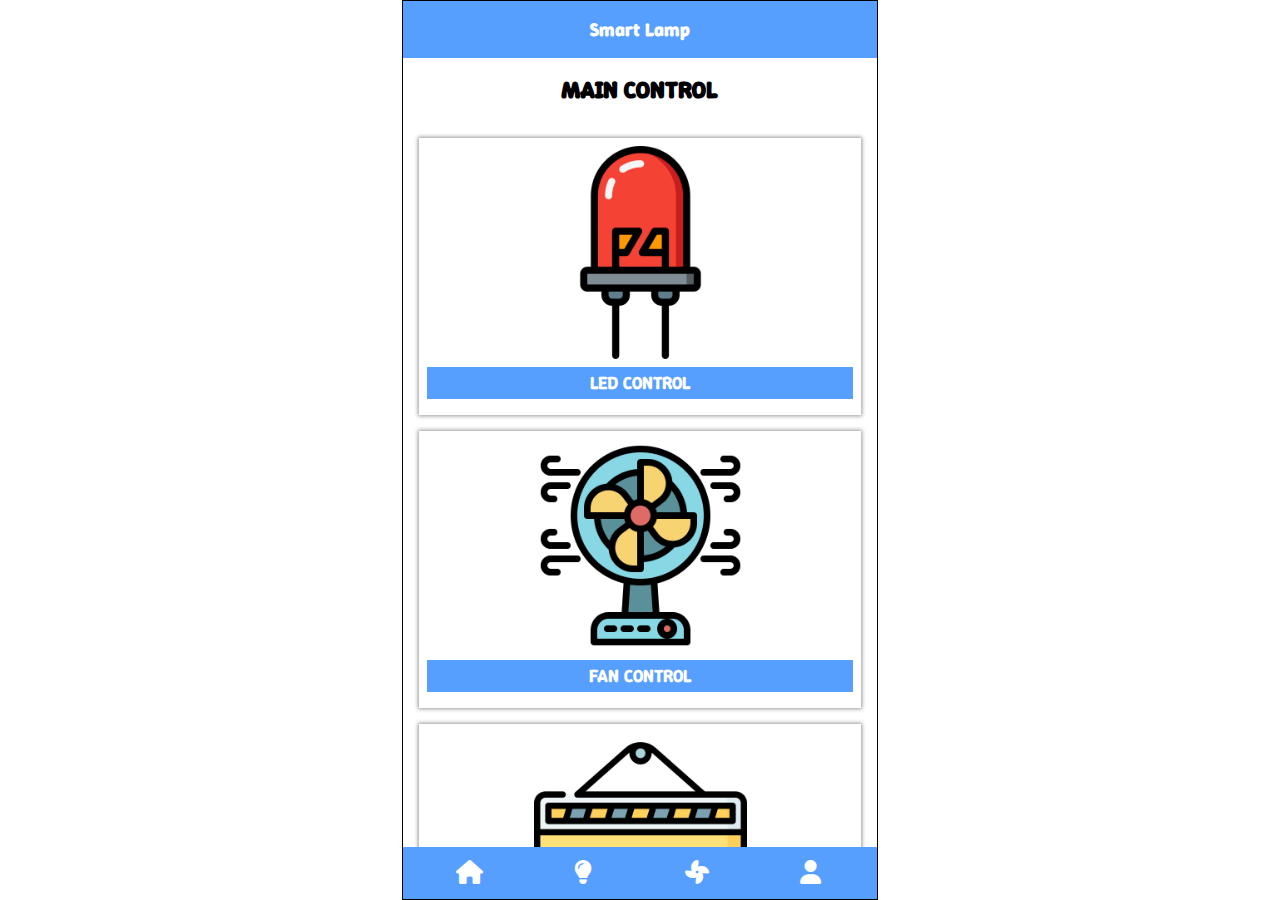
<file: index.html>
<!DOCTYPE html>
<html lang="en">
<head>
    <meta charset="UTF-8">
    <meta name="viewport" content="width=device-width, initial-scale=1.0">
    <title>SmartLamp</title>
    <link rel="stylesheet" href="Style/index.css">
    <link rel="stylesheet" href="https://cdnjs.cloudflare.com/ajax/libs/font-awesome/6.7.2/css/all.min.css" integrity="sha512-Evv84Mr4kqVGRNSgIGL/F/aIDqQb7xQ2vcrdIwxfjThSH8CSR7PBEakCr51Ck+w+/U6swU2Im1vVX0SVk9ABhg==" crossorigin="anonymous" referrerpolicy="no-referrer" />

</head>
<body>

    <div class="layout">
        <section class="topbar">
            <h3>
                Smart Lamp
            </h3>
        </section>
        <section class="page-title">
            <h3>
                MAIN CONTROL
            </h3>
        </section>
        <section class="items">
            <div class="item">
                <img src="Assets/led-on.png" class="item-img">
                <button class="item-submit" onclick="location.href='led.html'">LED CONTROL</button>
            </div>
            <div class="item">
                <img src="Assets/fan.png" class="item-img">
                <button class="item-submit" onclick="location.href='wip.html'">FAN CONTROL</button>
            </div>
            <div class="item">
                <img src="Assets/wip.png" class="item-img">
                <button class="item-submit" onclick="location.href='wip.html'">Work In Progress</button>
            </div>
            <div class="item">
                <img src="Assets/wip.png" class="item-img">
                <button class="item-submit" onclick="location.href='wip.html'">Work In Progress</button>
            </div>
        </section>

        <section class="bottombar">
            <ul>
                <li><a href="#"><i class="fa-solid fa-home"></i></a></li>
                <li><a href="led.html"><i class="fa-solid fa-lightbulb"></i></a></li>
                <li><a href="wip.html"><i class="fa-solid fa-fan"></i></a></li>
                <li><a href="wip.html"><i class="fa-solid fa-user"></i></a></li>
            </ul>

        </section>


    </div>
    
    <script src="JS/main.js"></script>
</body>
</html>
</file>
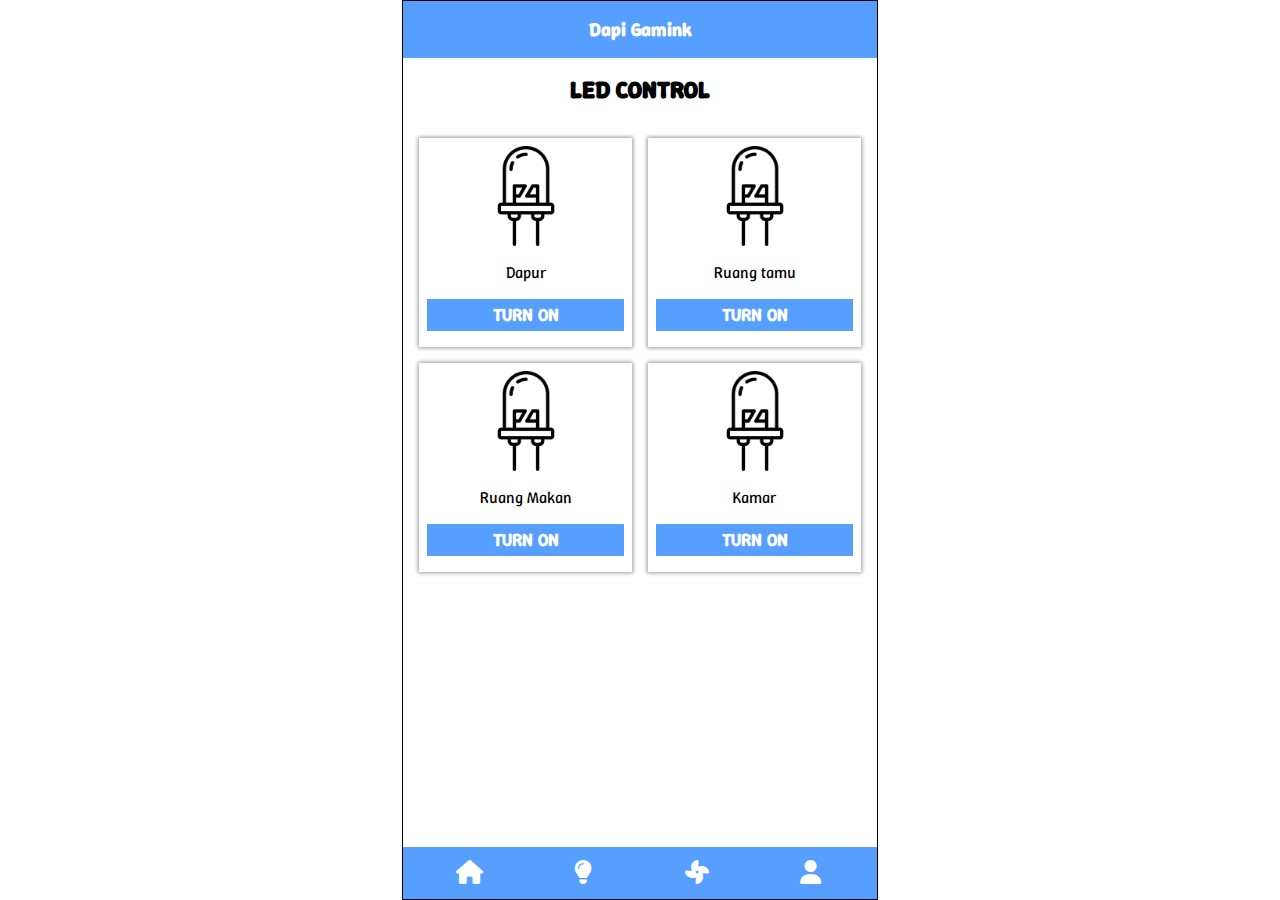
<file: led.html>
<!DOCTYPE html>
<html lang="en">
<head>
    <meta charset="UTF-8">
    <meta name="viewport" content="width=device-width, initial-scale=1.0">
    <title>SmartLamp</title>
    <link rel="stylesheet" href="Style/index.css">
    <link rel="stylesheet" href="https://cdnjs.cloudflare.com/ajax/libs/font-awesome/6.7.2/css/all.min.css" integrity="sha512-Evv84Mr4kqVGRNSgIGL/F/aIDqQb7xQ2vcrdIwxfjThSH8CSR7PBEakCr51Ck+w+/U6swU2Im1vVX0SVk9ABhg==" crossorigin="anonymous" referrerpolicy="no-referrer" />

</head>
<body>

    <div class="layout">
        <section class="topbar">
            <h3>
                Dapi Gamink
            </h3>
        </section>
        <section class="page-title">
            <h3>
                LED CONTROL
            </h3>
        </section>
        <section class="leds">
            <div class="led">
                <img src="Assets/led-off.png" class="led-img" id="ledDapurimg">
                <p class="led-location">Dapur</p>
                <button class="led-submit" id="ledDapur" onclick="SetDapurLed()">
                    TURN <span id="ledDapurSpan">ON</span></button>
            </div>
            <div class="led">
                <img src="Assets/led-off.png" class="led-img" id="ledTamuimg">
                <p class="led-location">Ruang tamu</p>
                <button class="led-submit" id="ledTamuSpan" onclick="SetTamuLed()">
                    TURN <span id="ledTamuSpan">ON</span></button>
            </div>
            <div class="led">
                <img src="Assets/led-off.png" class="led-img" id="ledMakanimg">
                <p class="led-location">Ruang Makan</p>
                <button class="led-submit" id="ledMakan" onclick="SetMakanLed()">
                    TURN <span id="ledMakanSpan">ON</span></button>
            </div>
            <div class="led">
                <img src="Assets/led-off.png" class="led-img" id="ledKamarimg">
                <p class="led-location">Kamar</p>
                <button class="led-submit" id="ledKamar" onclick="SetKamarLed()">
                    TURN <span id="ledKamarSpan">ON</span></button>
            </div>
            
        </section>

        <section class="bottombar">
            <ul>
                <li><a href="index.html"><i class="fa-solid fa-home"></i></a></li>
                <li><a href="led.html"><i class="fa-solid fa-lightbulb"></i></a></li>
                <li><a href="wip.html"><i class="fa-solid fa-fan"></i></a></li>
                <li><a href="wip.html"><i class="fa-solid fa-user"></i></a></li>
            </ul>

        </section>


    </div>
    
    <script src="JS/main.js"></script>
</body>
</html>
</file>
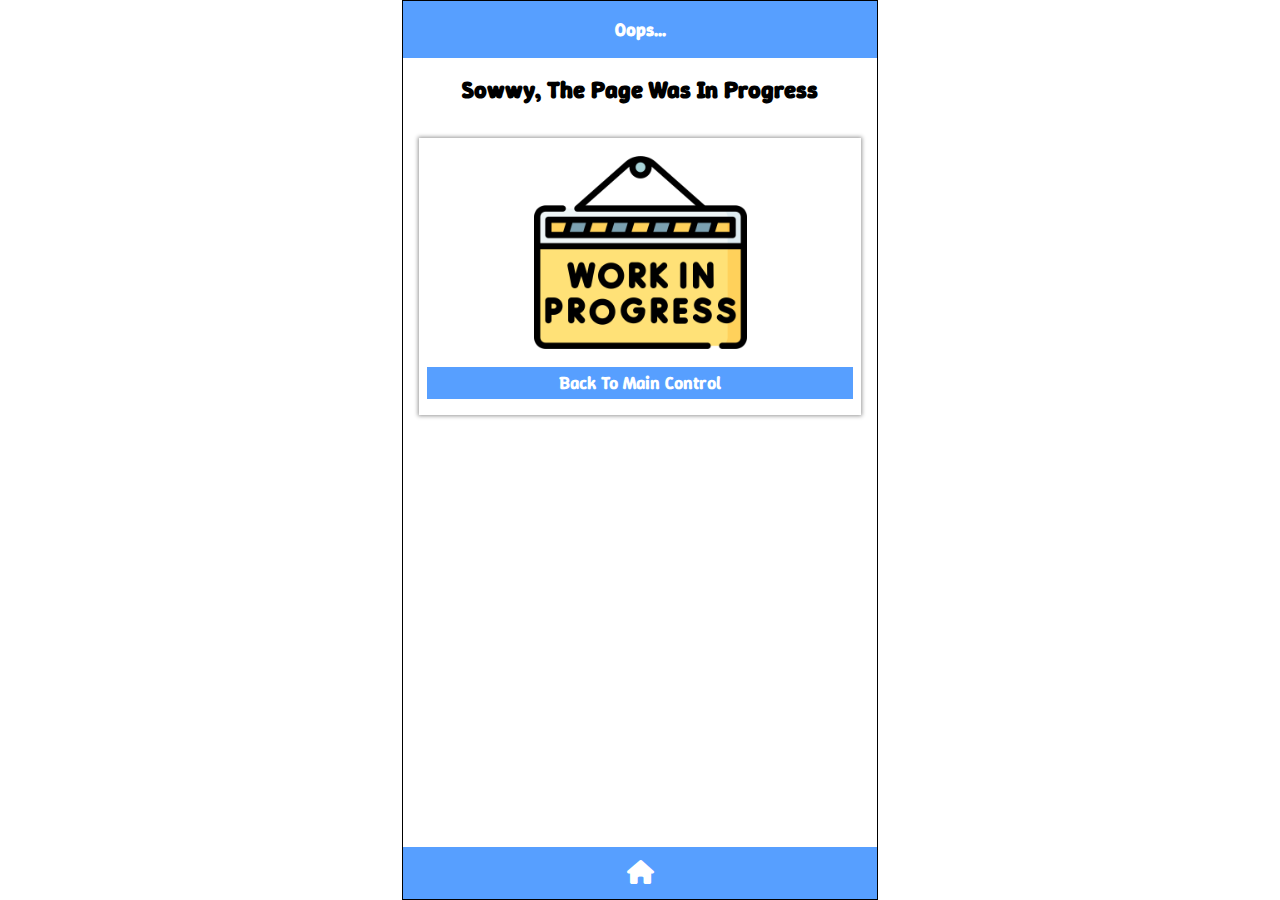
<file: wip.html>
<!DOCTYPE html>
<html lang="en">
<head>
    <meta charset="UTF-8">
    <meta name="viewport" content="width=device-width, initial-scale=1.0">
    <title>SmartLamp</title>
    <link rel="stylesheet" href="Style/index.css">
    <link rel="stylesheet" href="https://cdnjs.cloudflare.com/ajax/libs/font-awesome/6.7.2/css/all.min.css" integrity="sha512-Evv84Mr4kqVGRNSgIGL/F/aIDqQb7xQ2vcrdIwxfjThSH8CSR7PBEakCr51Ck+w+/U6swU2Im1vVX0SVk9ABhg==" crossorigin="anonymous" referrerpolicy="no-referrer" />

</head>
<body>

    <div class="layout">
        <section class="topbar">
            <h3>
                Oops...
            </h3>
        </section>
        <section class="page-title">
            <h3>
                Sowwy, The Page Was In Progress
            </h3>
        </section>
        <section class="items">
            <div class="item">
                <img src="Assets/wip.png" class="item-img">
                <button class="item-submit" onclick="location.href='index.html'">Back To Main Control</button>
            </div>
           
        </section>

        <section class="bottombar">
            <ul>
                <li><a href="#"><i class="fa-solid fa-home"></i></a></li>
              </ul>

        </section>


    </div>
    
    <script src="JS/main.js"></script>
</body>
</html>
</file>
<file: Style/index.css>
@import url('https://fonts.googleapis.com/css2?family=Winky+Sans:ital,wght@0,300..900;1,300..900&display=swap');

*,html{
    margin: 0;
    padding: 0;
    box-sizing: border-box;
}

/* Layout */

.layout{
    max-width: 476px;
    border: 1px solid; 
    margin: 0 auto;
    height: 100vh;
    position: relative;
}

/* Topbar */
.topbar{
    text-align: center;
    background-color: #579fff;
    padding: 16px;
    
}

.topbar h3{
    font-family: Winky Sans, Helvetica, sans-serif;
    color: white;
    font-weight: 800;

}
/* Page Title */

.page-title{
    padding: 16px;
}

.page-title h3{
    text-align: center;
    font-weight: 900;
    font-size: x-large;
    font-family: Winky Sans;
}

/* items */
.items{
    display: flex;
    flex-direction: column;
    height: calc(100vh - 170px);
    overflow-y: scroll;
    padding: 16px;
    gap: 16px;
}

.item{
    display: flex;
    flex-direction: column;
    align-items: center;
    gap: 8px;
    padding: 8px;
    padding-bottom: 16px;
    background-color: white;
    box-shadow: 0px 0px 4px 1px #999;
}

.item-img{
    width: 50%;
}

.item-submit,
.led-submit{
    background-color: #579fff;
    padding: 4px 8px;
    width: 100%;
    color: white;
    font-weight: bolder;
    font-size: 18px;
    border: none;
    font-family: Winky Sans;
}

.item-submit:hover{
    transition: all .3s  ease-in-out;
    scale: 101%;
    background-color: #3b8ffe;
    cursor: pointer;
}

.led-submit:hover{
    transition: all .3s  ease-in-out;
    scale: 101%;
    background-color: #3b8ffe;
    cursor: pointer;
}

/* LED */
.leds{
    display: grid;
    grid-template-columns: repeat(2,1fr);
    padding: 16px;
    gap: 16px;
}

.led-location{
    font-family: winky sans;
}

.led{
    display: flex;
    flex-direction: column;
    align-items: center;
    gap: 16px;
    padding: 8px;
    padding-bottom: 16px;
    background-color: white;
    box-shadow: 0px 0px 4px 1px #999; 
}

.led-img{
    width: 100px;
    object-fit: cover;
}


/* Bottombar */
.bottombar{
    position: absolute;
    bottom: 0;
    background-color: #579fff;
    width: 100%;
    left: 0;
    padding: 10px;
}

.bottombar ul{
    display: flex;
    width: 100%;
    list-style-type: none;
}

.bottombar ul li{
    flex:1;
    text-align: center;
}

.bottombar ul li a{
    color: white;
    text-decoration: none;
    font-family: Winky Sans;
    font-size: x-large;
    display: block;
}

.bottombar ul li a:hover{
    transition: all .3s ease-in-out;
    scale: 110%;
}
</file>
